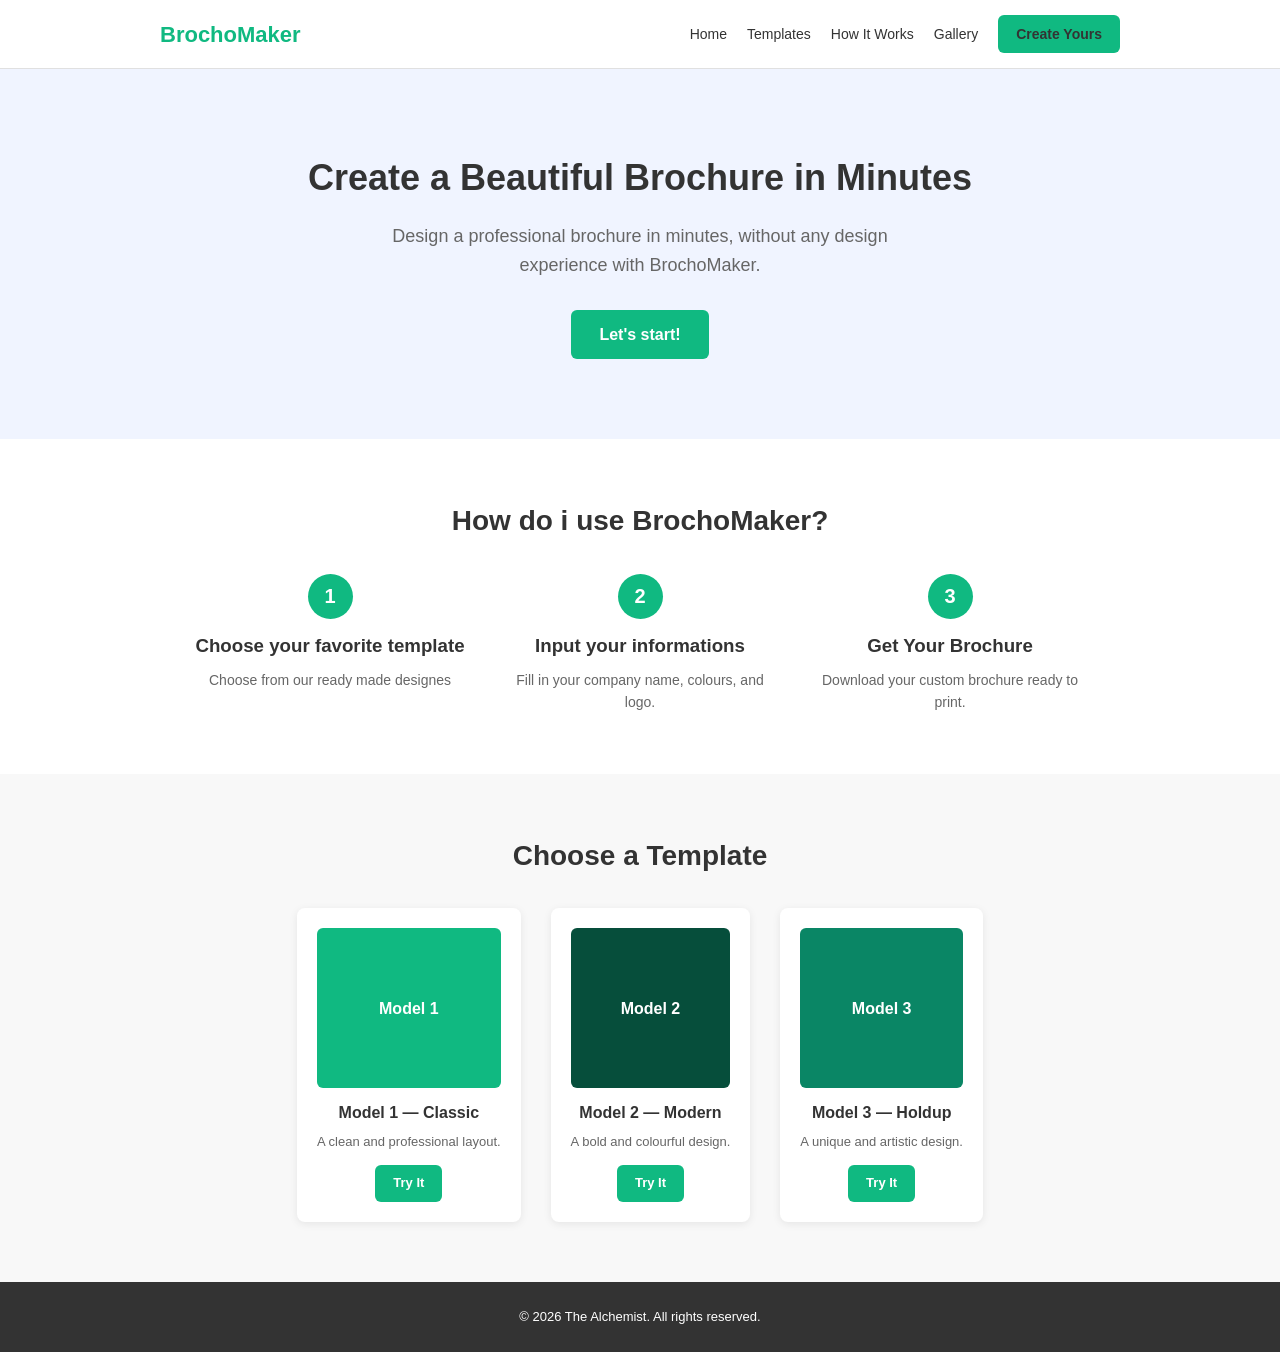
<file: index.html>
<!DOCTYPE html>
<html lang="en">
<head>
    <meta charset="UTF-8">
    <meta name="viewport" content="width=device-width, initial-scale=1.0">
    <title>BrochoMaker — Brochure Generator</title>
    <link rel="stylesheet" href="assets/css/style.css">
</head>
<body>

    <div class="header">
        <div class="container">
            <div class="logo">BrochoMaker</div>
            <div class="nav">
    <a href="index.html">Home</a>
    <a href="#templates">Templates</a>
    <a href="#how">How It Works</a>
    <a href="gallery.php">Gallery</a>
    <a href="test.html" class="btn-small">Create Yours</a>
</div>
        </div>
    </div>

    <div class="hero">
        <div class="container">
            <h1>Create a Beautiful Brochure in Minutes</h1>
            <p class="hero-sub">Design a professional brochure in minutes, without any design experience with BrochoMaker.</p>
            <a href="test.html" class="btn">Let's start!</a>
        </div>
    </div>

    <div id="how" class="section">
        <div class="container">
            <h2>How do i use BrochoMaker?</h2>
            <div class="steps">
                <div class="step">
                    <div class="step-num">1</div>
                    <h3>Choose your favorite template</h3>
                    <p>Choose from our ready made designes </p>
                </div>
                <div class="step">
                    <div class="step-num">2</div>
                    <h3>Input your informations</h3>
                    <p>Fill in your company name, colours, and logo.</p>
                </div>
                <div class="step">
                    <div class="step-num">3</div>
                    <h3>Get Your Brochure</h3>
                    <p>Download your custom brochure ready to print.</p>
                </div>
            </div>
        </div>
    </div>

    <div id="templates" class="section grey">
        <div class="container">
            <h2>Choose a Template</h2>
            <div class="template-grid">
                <div class="template-card">
                    <div class="template-box box-1">Model 1</div>
                    <h3>Model 1 — Classic</h3>
                    <p>A clean and professional layout.</p>
                    <a href="test.html?model=model1" class="btn-small">Try It</a>
                </div>
                <div class="template-card">
                    <div class="template-box box-2">Model 2</div>
                    <h3>Model 2 — Modern</h3>
                    <p>A bold and colourful design.</p>
                    <a href="test.html?model=model2" class="btn-small">Try It</a>
                </div>
                        <div class="template-card">
                            <div class="template-box box-3">Model 3</div>
                            <h3>Model 3 — Holdup</h3>
                            <p>A unique and artistic design.</p>
                            <a href="test.html?model=model3" class="btn-small">Try It</a>
                        </div>
            </div>
        </div>
    </div>

    <div class="footer">
        <div class="container">
            <p>&copy; 2026 The Alchemist. All rights reserved.</p>
        </div>
    </div>

    <script src="assets/js/script.js"></script>
</body>
</html>
</file>
<file: assets/css/style.css>
/* =========================================== */
/* Flytify Brochure Generator — Stylesheet     */
/* =========================================== */
/*                                             */
/* This is a simple starting stylesheet.       */
/* Change colours, fonts, and spacing below.   */
/*                                             */
/* =========================================== */

/* ─── Reset ──────────────────────────────── */

* {
    margin: 0;
    padding: 0;
    box-sizing: border-box;
}

body {
    font-family: Arial, Helvetica, sans-serif;
    color: #333333;
    background: #ffffff;
    line-height: 1.6;
}

img {
    max-width: 100%;
    display: block;
}

a {
    color: #10B981;
    text-decoration: none;
}

a:hover {
    text-decoration: underline;
}

/* ─── Layout helpers ─────────────────────── */

.container {
    max-width: 1000px;
    margin: 0 auto;
    padding: 0 20px;
}

/* ─── Header ─────────────────────────────── */

.header {
    background: #ffffff;
    border-bottom: 1px solid #e0e0e0;
    padding: 15px 0;
}

.header .container {
    display: flex;
    justify-content: space-between;
    align-items: center;
}

.logo {
    font-size: 22px;
    font-weight: bold;
    color: #10B981;
}

.nav {
    display: flex;
    gap: 20px;
    align-items: center;
}

.nav a {
    color: #333333;
    font-size: 14px;
}

/* ─── Buttons ────────────────────────────── */

.btn, .btn-small {
    display: inline-block;
    background: #10B981;
    color: #ffffff;
    padding: 12px 28px;
    border-radius: 6px;
    font-weight: bold;
}

.btn-small {
    padding: 8px 18px;
    font-size: 13px;
}

.btn:hover, .btn-small:hover {
    background: #2563EB;
    text-decoration: none;
}

/* ─── Hero ───────────────────────────────── */

.hero {
    background: #f0f4ff;
    padding: 80px 0;
    text-align: center;
}

.hero h1 {
    font-size: 36px;
    margin-bottom: 15px;
}

.hero-sub {
    font-size: 18px;
    color: #666666;
    max-width: 550px;
    margin: 0 auto 30px;
}

/* ─── Sections ───────────────────────────── */

.section {
    padding: 60px 0;
    text-align: center;
}

.section h2 {
    font-size: 28px;
    margin-bottom: 10px;
}

.grey {
    background: #f8f8f8;
}

/* ─── Steps (How It Works) ──────────────── */

.steps {
    display: flex;
    gap: 30px;
    justify-content: center;
    margin-top: 30px;
}

.step {
    flex: 1;
    max-width: 280px;
}

.step-num {
    width: 45px;
    height: 45px;
    background: #10B981;
    color: #ffffff;
    font-size: 20px;
    font-weight: bold;
    border-radius: 50%;
    display: flex;
    align-items: center;
    justify-content: center;
    margin: 0 auto 12px;
}

.step h3 {
    margin-bottom: 8px;
}

.step p {
    color: #666666;
    font-size: 14px;
}

/* ─── Template grid ─────────────────────── */

.template-grid {
    display: flex;
    gap: 30px;
    justify-content: center;
    margin-top: 30px;
}

.template-card {
    background: #ffffff;
    border-radius: 8px;
    padding: 20px;
    max-width: 300px;
    box-shadow: 0 2px 8px rgba(0,0,0,0.08);
}

.template-box {
    height: 160px;
    border-radius: 6px;
    display: flex;
    align-items: center;
    justify-content: center;
    color: #ffffff;
    font-weight: bold;
    margin-bottom: 12px;
}

.box-1 {
    background: #10B981;
}

.box-2 {
    background: #064E3B;
}
.box-3 {
    background: #0a8665;
}

.template-card h3 {
    margin-bottom: 6px;
    font-size: 16px;
}

.template-card p {
    font-size: 13px;
    color: #666666;
    margin-bottom: 12px;
}

/* ─── Builder page ──────────────────────── */

.builder {
    padding: 40px 0;
}

.builder h1 {
    text-align: center;
    margin-bottom: 5px;
}

.page-sub {
    text-align: center;
    color: #666666;
    margin-bottom: 30px;
}

.form-section {
    background: #f8f8f8;
    border-radius: 8px;
    padding: 25px;
    margin-bottom: 20px;
}

.form-section h2 {
    font-size: 18px;
    margin-bottom: 15px;
    color: #10B981;
}

.field {
    margin-bottom: 15px;
}

.field label {
    display: block;
    font-weight: bold;
    margin-bottom: 4px;
    font-size: 14px;
}

.field input[type="text"],
.field input[type="email"],
.field input[type="tel"] {
    width: 100%;
    padding: 10px;
    border: 1px solid #cccccc;
    border-radius: 5px;
    font-size: 15px;
}

.field input[type="color"] {
    width: 50px;
    height: 35px;
    border: 1px solid #cccccc;
    border-radius: 4px;
    vertical-align: middle;
}

.hint {
    font-size: 12px;
    color: #999999;
    margin-top: 3px;
}

.row {
    display: flex;
    gap: 20px;
}

.row .field {
    flex: 1;
}

/* ─── Swatches (colour preview) ─────────── */

.swatch {
    width: 30px;
    height: 30px;
    border-radius: 4px;
    border: 1px solid #cccccc;
    display: inline-block;
    vertical-align: middle;
    margin-left: 8px;
}

/* ─── Model selector ────────────────────── */

.model-option {
    display: inline-block;
    background: #ffffff;
    border: 2px solid #e0e0e0;
    border-radius: 8px;
    padding: 12px;
    margin-right: 15px;
    margin-bottom: 10px;
    cursor: pointer;
}

.model-option input[type="radio"] {
    display: none;
}

.model-option input[type="radio"]:checked + .model-preview {
    outline: 3px solid #10B981;
    outline-offset: 2px;
}

.model-preview {
    display: block;
    width: 150px;
    height: 100px;
    border-radius: 4px;
    display: flex;
    align-items: center;
    justify-content: center;
    color: #ffffff;
    font-weight: bold;
    margin-bottom: 6px;
}

/* ─── Action row ────────────────────────── */

.action-row {
    text-align: center;
}

/* ─── Footer ────────────────────────────── */

.footer {
    background: #333333;
    color: #ffffff;
    padding: 25px 0;
    text-align: center;
    font-size: 13px;
}

.footer a {
    color: #10B981;
}

/* ─── Mobile ────────────────────────────── */

@media (max-width: 700px) {
    .steps, .template-grid {
        flex-direction: column;
        align-items: center;
    }

    .row {
        flex-direction: column;
        gap: 0;
    }

    .hero h1 {
        font-size: 26px;
    }

    .header .container {
        flex-direction: column;
        gap: 10px;
    }
}
</file>
